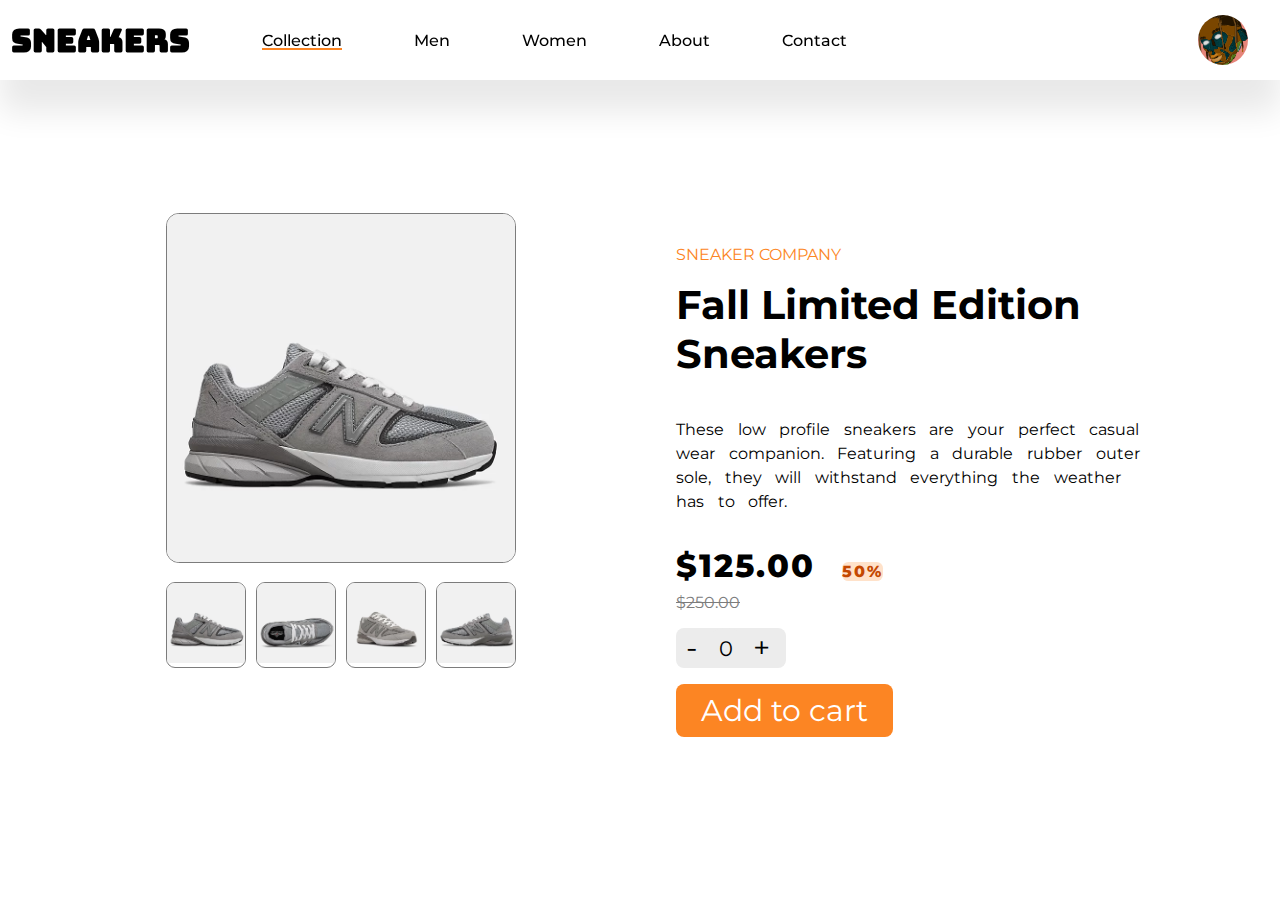
<file: index.html>
<!DOCTYPE html>
<html lang="en">
<head>
    <meta charset="UTF-8">
    <meta http-equiv="X-UA-Compatible" content="IE=edge">
    <meta name="viewport" content="width=device-width, initial-scale=1.0">

    <!-- FONT MONTSERRAT AND BUNGEE INLINE-->
    <link href="https://fonts.googleapis.com/css2?family=Montserrat:wght@300;400;500;600;700&display=swap" rel="stylesheet">

    <link href="https://fonts.googleapis.com/css2?family=Bungee+Inline&display=swap" rel="stylesheet">

    <!-- ICONSCOUT CDN -->
    <link rel="stylesheet" href="https://unicons.iconscout.com/release/v4.0.0/css/line.css">

    <!-- LINKING STYLE-->
    <link rel="stylesheet" href="style.css">

    <title>Welcome to MccGrey Kicks</title>
</head>
<body>
    <!-- NAVBAR -->
    <nav>
        <div class="nav__container">
            <a href="index.html" class="nav__logo"><h1>sneakers</h1></a>
            <ul class="nav__links">
             
             <li><a href="index.html" class="active">Collection</a></li>
             <li><a href="men.html">Men</a></li>
             <li><a href="women.html">Women</a></li>
             <li><a href="about.html">About</a></li>
             <li><a href="contact.html">Contact</a></li>
            </ul>

            <button class="shopping-cart"><i class="uil uil-shopping-cart"></i></button>

            <div class="user">
                <img src="./img/zx-flux.png">
            </div>

            <button class="nav__toggle-btn" id="nav__toggle-open"><i class="uil uil-bars"></i></button>
            <button class="nav__toggle-btn" id="nav__toggle-close"><i class="uil uil-times"></i></button>
        </div>
    </nav>

    <!-- END OF NAVBAR-->

    <!-- MAIN CONTENT SECTION-->
    <section>
    <div class="flex-box">
        <div class="left">
            <div class="big-img">
                <img src="./img/nb1.webp">
            </div>
            <div class="images">
                <div class="small-images">
                    <img src="./img/nb1.webp" onclick="showImg(this.src)">
                </div>
                <div class="small-images">
                    <img src="./img/nb2.webp" onclick="showImg(this.src)">
                </div>
                <div class="small-images">
                    <img src="./img/nb3.webp" onclick="showImg(this.src)">
                </div>
                <div class="small-images">
                    <img src="./img/nb4.webp" onclick="showImg(this.src)">
                </div>
            </div>
        </div>
        <div class="right">
            <div class="url">SNEAKER COMPANY</div>
            <div class="pname">Fall Limited Edition Sneakers</div>
            <p class="bio">These low profile sneakers are your perfect casual wear companion. Featuring a durable rubber outer sole, they will withstand everything the weather has to offer.</p>
            <div class="price">$125.00 <span class="discount">50%</span></div>
            <div class="old-price">$250.00</div>
            <div class="quantity">
                <div class="wrapper">
                    <div class="minus">-</div>
                    <div class="number">0</div>
                    <div class="plus">+</div>
                </div>
                <button class="add-cart"><i class="uil uil-shopping-cart"></i>Add to cart</button>
                
            </div>
        </div>
    </div>
</section>


<!-- LINKING JAVASCRIPT -->
<script src="main.js"></script>
</body>
</html>
</file>
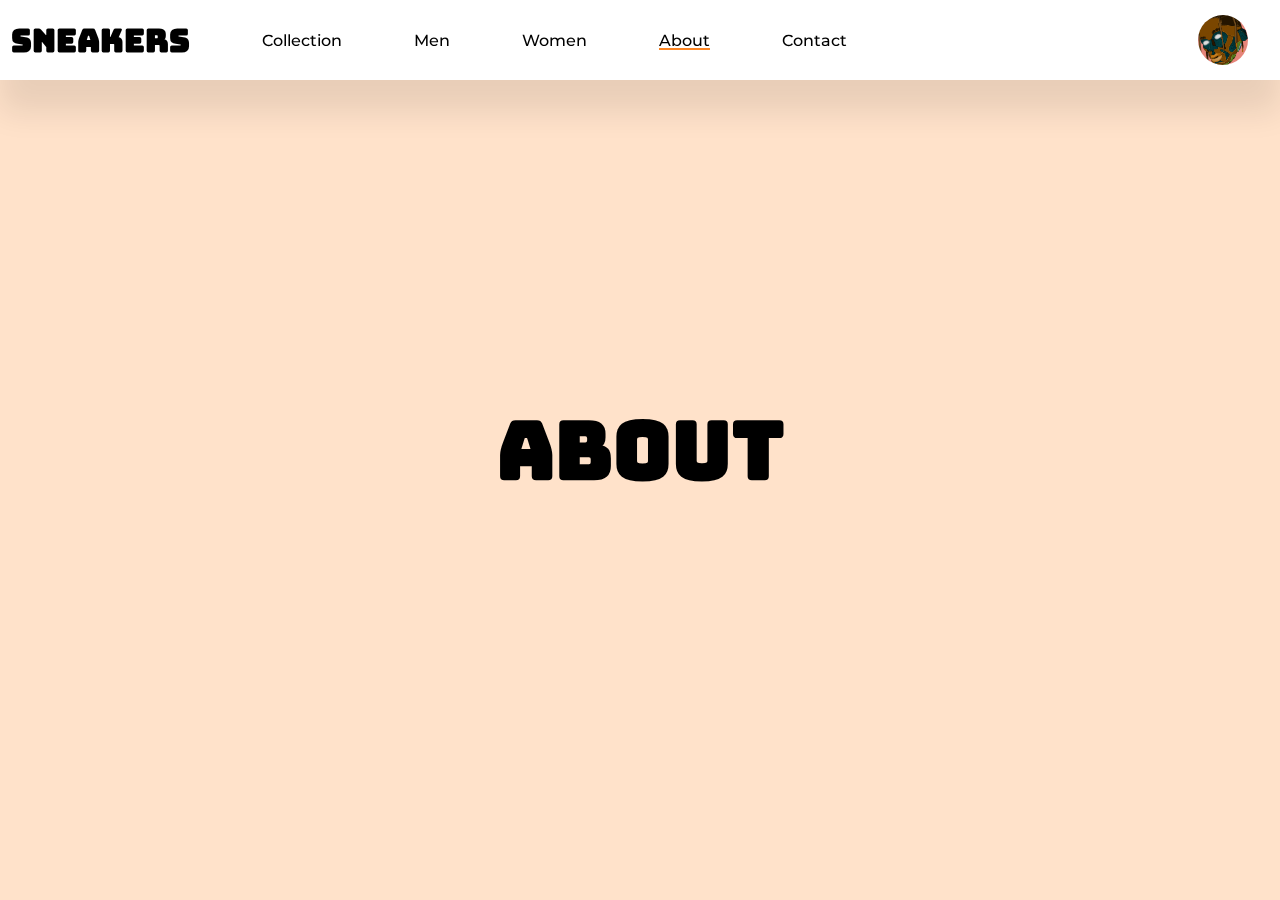
<file: about.html>
<!DOCTYPE html>
<html lang="en">
<head>
    <meta charset="UTF-8">
    <meta http-equiv="X-UA-Compatible" content="IE=edge">
    <meta name="viewport" content="width=device-width, initial-scale=1.0">

    <!-- FONT MONTSERRAT AND BUNGEE INLINE-->
    <link href="https://fonts.googleapis.com/css2?family=Montserrat:wght@300;400;500;600;700&display=swap" rel="stylesheet">

    <link href="https://fonts.googleapis.com/css2?family=Bungee+Inline&display=swap" rel="stylesheet">

    <!-- ICONSCOUT CDN -->
    <link rel="stylesheet" href="https://unicons.iconscout.com/release/v4.0.0/css/line.css">

    <!-- LINKING STYLE-->
    <link rel="stylesheet" href="style.css">

    <title>Welcome to MccGrey Kicks</title>
</head>
<body>
    <!-- NAVBAR -->
    <nav>
        <div class="nav__container">
            <a href="index.html" class="nav__logo"><h1>sneakers</h1></a>
            <ul class="nav__links">
             
             <li><a href="index.html">Collection</a></li>
             <li><a href="men.html">Men</a></li>
             <li><a href="women.html">Women</a></li>
             <li><a href="about.html" class="active">About</a></li>
             <li><a href="contact.html">Contact</a></li>
            </ul>

            <button class="shopping-cart"><i class="uil uil-shopping-cart"></i></button>

            <div class="user">
                <img src="./img/zx-flux.png">
            </div>

            <button class="nav__toggle-btn" id="nav__toggle-open"><i class="uil uil-bars"></i></button>
            <button class="nav__toggle-btn" id="nav__toggle-close"><i class="uil uil-times"></i></button>
        </div>
    </nav>

<!-- END OF NAVBAR -->

    <div class="blank-page">
        <h1 class="home">ABOUT</h1>
    </div> 

<!-- LINKING JAVASCRIPT -->
<script src="main.js"></script>
</body>
</html>
</file>
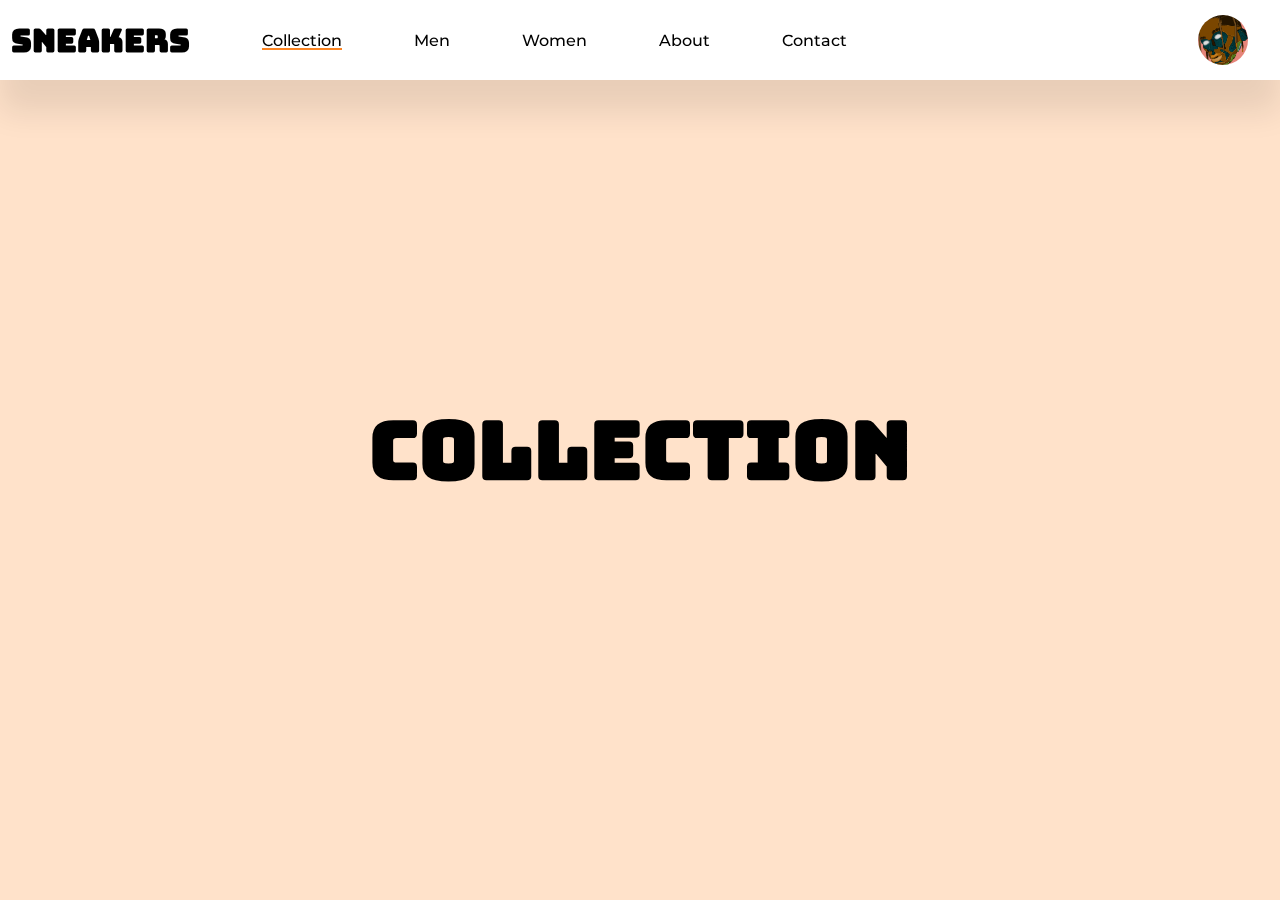
<file: collection.html>
<!DOCTYPE html>
<html lang="en">
<head>
    <meta charset="UTF-8">
    <meta http-equiv="X-UA-Compatible" content="IE=edge">
    <meta name="viewport" content="width=device-width, initial-scale=1.0">

    <!-- FONT MONTSERRAT AND BUNGEE INLINE-->
    <link href="https://fonts.googleapis.com/css2?family=Montserrat:wght@300;400;500;600;700&display=swap" rel="stylesheet">

    <link href="https://fonts.googleapis.com/css2?family=Bungee+Inline&display=swap" rel="stylesheet">

    <!-- ICONSCOUT CDN -->
    <link rel="stylesheet" href="https://unicons.iconscout.com/release/v4.0.0/css/line.css">

    <!-- LINKING STYLE-->
    <link rel="stylesheet" href="style.css">

    <title>Welcome to MccGrey Kicks</title>
</head>
<body>
    <!-- NAVBAR -->
    <nav>
        <div class="nav__container">
            <a href="index.html" class="nav__logo"><h1>sneakers</h1></a>
            <ul class="nav__links">
             
             <li><a href="index.html" class="active">Collection</a></li>
             <li><a href="men.html">Men</a></li>
             <li><a href="women.html">Women</a></li>
             <li><a href="about.html">About</a></li>
             <li><a href="contact.html">Contact</a></li>
            </ul>

            <button class="shopping-cart"><i class="uil uil-shopping-cart"></i></button>

            <div class="user">
                <img src="./img/zx-flux.png">
            </div>

            <button class="nav__toggle-btn" id="nav__toggle-open"><i class="uil uil-bars"></i></button>
            <button class="nav__toggle-btn" id="nav__toggle-close"><i class="uil uil-times"></i></button>
        </div>
    </nav>
<!-- END OF NAVBAR -->

    <div class="blank-page">
        <h1 class="home">COLLECTION</h1>
    </div>

    <!-- LINKING JAVASCRIPT -->
<script src="main.js"></script>
</body>
</html>
</file>
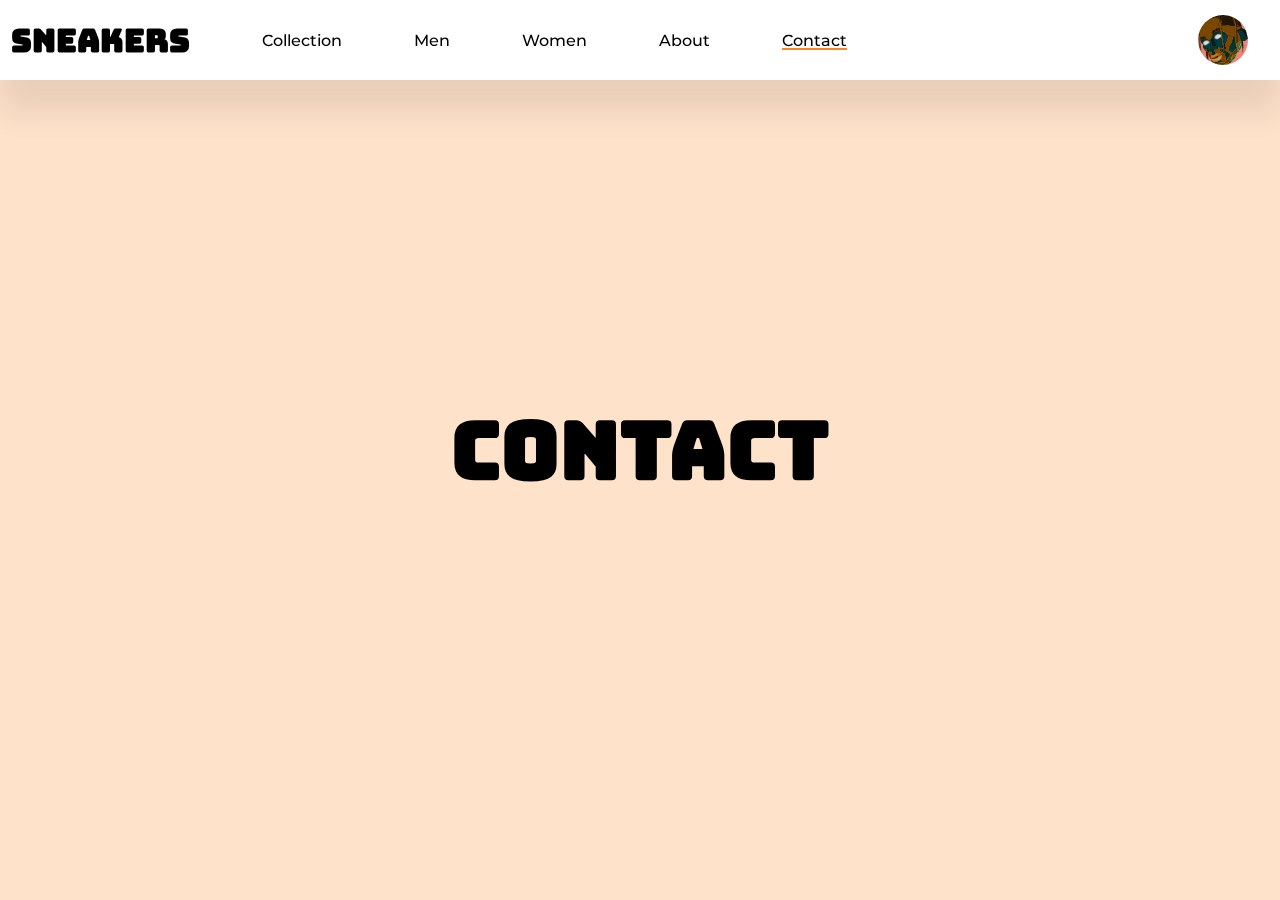
<file: contact.html>
<!DOCTYPE html>
<html lang="en">
<head>
    <meta charset="UTF-8">
    <meta http-equiv="X-UA-Compatible" content="IE=edge">
    <meta name="viewport" content="width=device-width, initial-scale=1.0">

    <!-- FONT MONTSERRAT AND BUNGEE INLINE-->
    <link href="https://fonts.googleapis.com/css2?family=Montserrat:wght@300;400;500;600;700&display=swap" rel="stylesheet">

    <link href="https://fonts.googleapis.com/css2?family=Bungee+Inline&display=swap" rel="stylesheet">

    <!-- ICONSCOUT CDN -->
    <link rel="stylesheet" href="https://unicons.iconscout.com/release/v4.0.0/css/line.css">

    <!-- LINKING STYLE-->
    <link rel="stylesheet" href="style.css">

    <title>Welcome to MccGrey Kicks</title>
</head>
<body>
    <!-- NAVBAR -->
    <nav>
        <div class="nav__container">
            <a href="index.html" class="nav__logo"><h1>sneakers</h1></a>
            <ul class="nav__links">
             
             <li><a href="index.html">Collection</a></li>
             <li><a href="men.html">Men</a></li>
             <li><a href="women.html">Women</a></li>
             <li><a href="about.html">About</a></li>
             <li><a href="contact.html"  class="active">Contact</a></li>
            </ul>

            <button class="shopping-cart"><i class="uil uil-shopping-cart"></i></button>

            <div class="user">
                <img src="./img/zx-flux.png">
            </div>

            <button class="nav__toggle-btn" id="nav__toggle-open"><i class="uil uil-bars"></i></button>
            <button class="nav__toggle-btn" id="nav__toggle-close"><i class="uil uil-times"></i></button>
        </div>
    </nav>
<!-- END OF NAVBAR -->

    <div class="blank-page">
        <h1 class="home">CONTACT</h1>
    </div>

    <!-- LINKING JAVASCRIPT -->
<script src="main.js"></script>
</body>
</html>
</file>
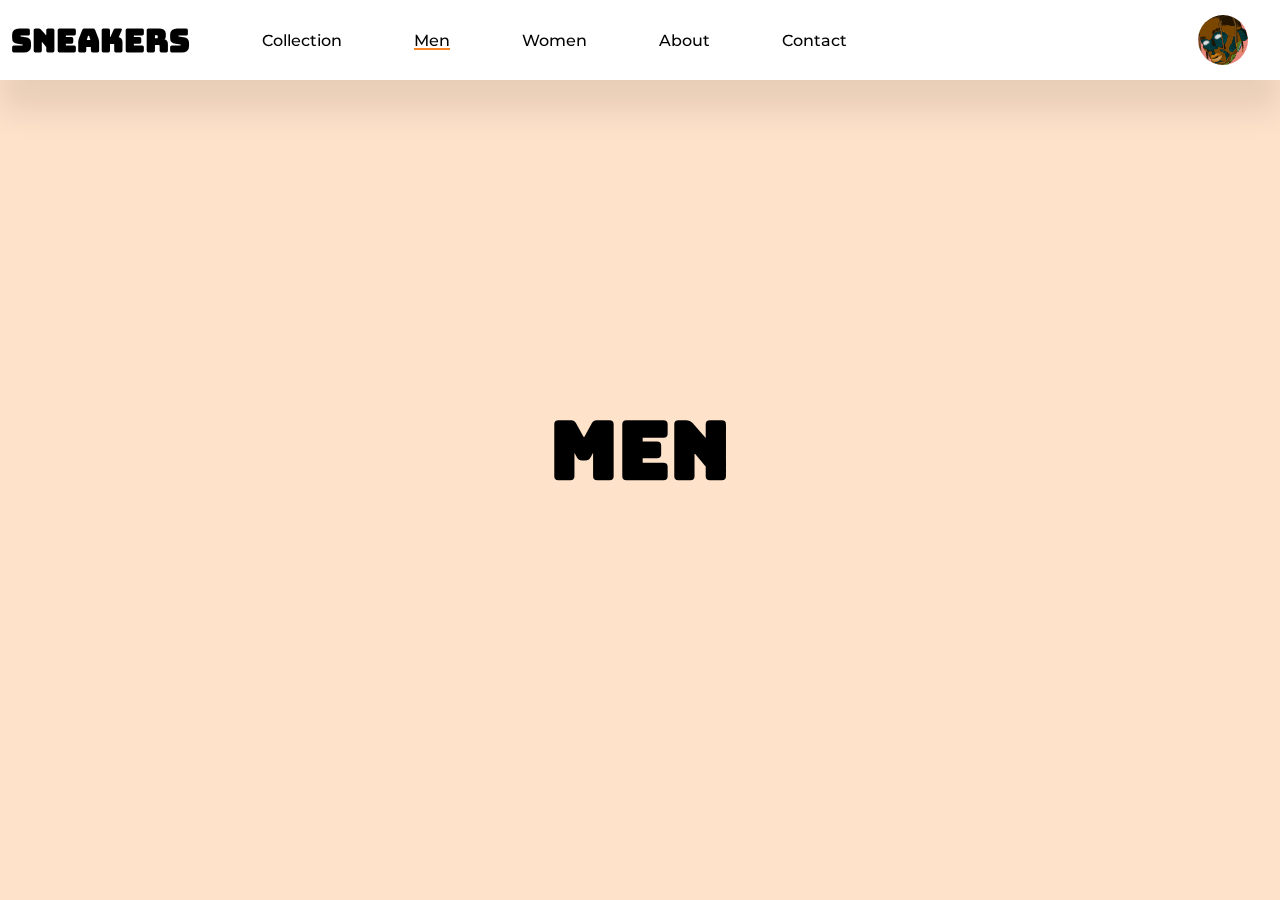
<file: men.html>
<!DOCTYPE html>
<html lang="en">
<head>
    <meta charset="UTF-8">
    <meta http-equiv="X-UA-Compatible" content="IE=edge">
    <meta name="viewport" content="width=device-width, initial-scale=1.0">

    <!-- FONT MONTSERRAT AND BUNGEE INLINE-->
    <link href="https://fonts.googleapis.com/css2?family=Montserrat:wght@300;400;500;600;700&display=swap" rel="stylesheet">

    <link href="https://fonts.googleapis.com/css2?family=Bungee+Inline&display=swap" rel="stylesheet">

    <!-- ICONSCOUT CDN -->
    <link rel="stylesheet" href="https://unicons.iconscout.com/release/v4.0.0/css/line.css">

    <!-- LINKING STYLE-->
    <link rel="stylesheet" href="style.css">

    <title>Welcome to MccGrey Kicks</title>
</head>
<body>
    <!-- NAVBAR -->
    <nav>
        <div class="nav__container">
            <a href="index.html" class="nav__logo"><h1>sneakers</h1></a>
            <ul class="nav__links">
             
             <li><a href="index.html">Collection</a></li>
             <li><a href="men.html" class="active">Men</a></li>
             <li><a href="women.html">Women</a></li>
             <li><a href="about.html">About</a></li>
             <li><a href="contact.html">Contact</a></li>
            </ul>

            <button class="shopping-cart"><i class="uil uil-shopping-cart"></i></button>

            <div class="user">
                <img src="./img/zx-flux.png">
            </div>

            <button class="nav__toggle-btn" id="nav__toggle-open"><i class="uil uil-bars"></i></button>
            <button class="nav__toggle-btn" id="nav__toggle-close"><i class="uil uil-times"></i></button>
        </div>
    </nav>
<!-- END OF NAVBAR -->

    <div class="blank-page">
        <h1 class="home">MEN</h1>
    </div>

    <!-- LINKING JAVASCRIPT -->
<script src="main.js"></script>
</body>
</html>
</file>
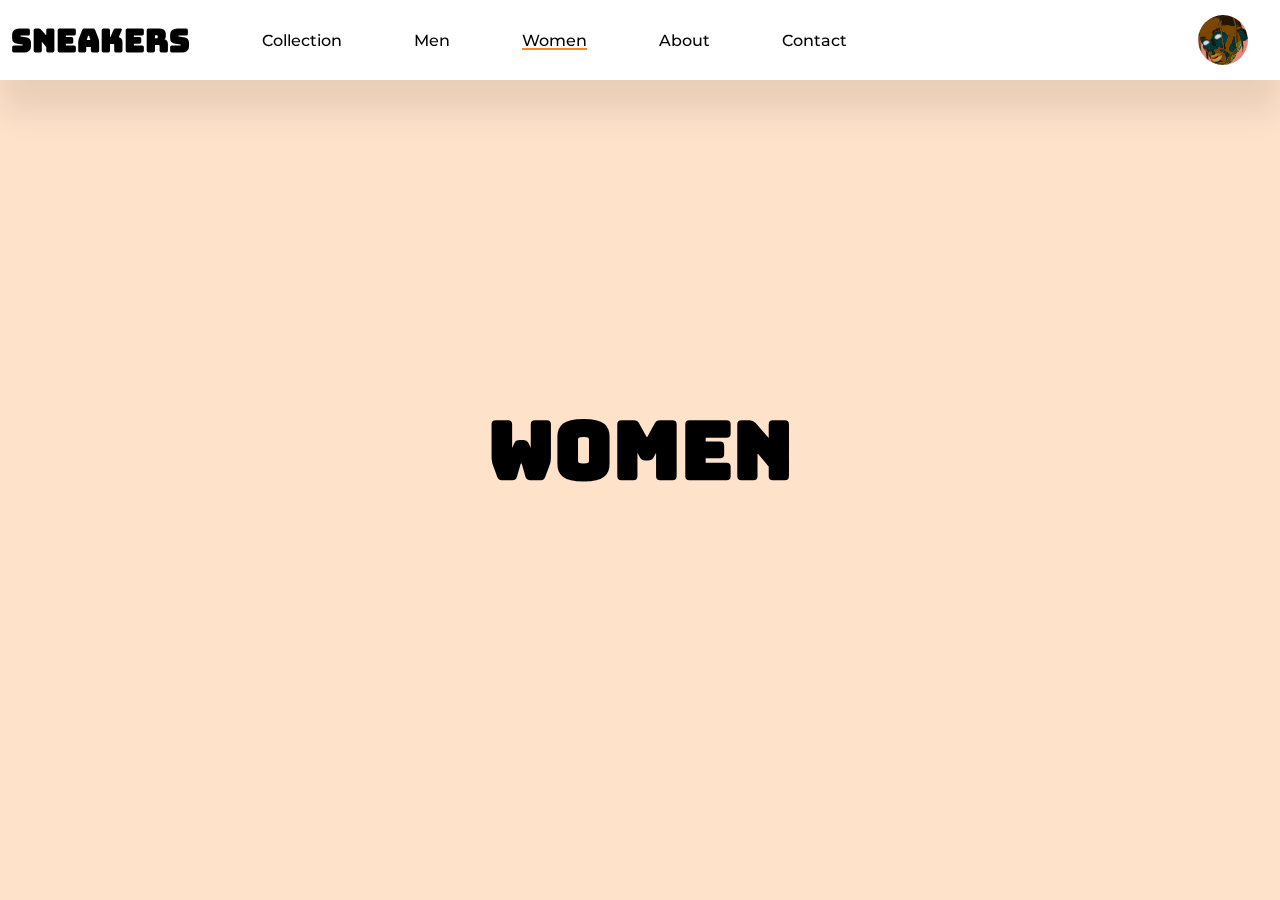
<file: women.html>
<!DOCTYPE html>
<html lang="en">
<head>
    <meta charset="UTF-8">
    <meta http-equiv="X-UA-Compatible" content="IE=edge">
    <meta name="viewport" content="width=device-width, initial-scale=1.0">

    <!-- FONT MONTSERRAT AND BUNGEE INLINE-->
    <link href="https://fonts.googleapis.com/css2?family=Montserrat:wght@300;400;500;600;700&display=swap" rel="stylesheet">

    <link href="https://fonts.googleapis.com/css2?family=Bungee+Inline&display=swap" rel="stylesheet">

    <!-- ICONSCOUT CDN -->
    <link rel="stylesheet" href="https://unicons.iconscout.com/release/v4.0.0/css/line.css">

    <!-- LINKING STYLE-->
    <link rel="stylesheet" href="style.css">

    <title>Welcome to MccGrey Kicks</title>
</head>
<body>
    <!-- NAVBAR -->
    <nav>
        <div class="nav__container">
            <a href="index.html" class="nav__logo"><h1>sneakers</h1></a>
            <ul class="nav__links">
             
             <li><a href="index.html">Collection</a></li>
             <li><a href="men.html">Men</a></li>
             <li><a href="women.html" class="active">Women</a></li>
             <li><a href="about.html">About</a></li>
             <li><a href="contact.html">Contact</a></li>
            </ul>

            <button class="shopping-cart"><i class="uil uil-shopping-cart"></i></button>

            <div class="user">
                <img src="./img/zx-flux.png">
            </div>

            <button class="nav__toggle-btn" id="nav__toggle-open"><i class="uil uil-bars"></i></button>
            <button class="nav__toggle-btn" id="nav__toggle-close"><i class="uil uil-times"></i></button>
        </div>
    </nav>
<!-- END OF NAVBAR -->

    <div class="blank-page">
        <h1 class="home">WOMEN</h1>
    </div>

    <!-- LINKING JAVASCRIPT -->
<script src="main.js"></script>
</body>
</html>
</file>
<file: style.css>
:root {
    --color-primary: rgb(252, 133, 35);
    --color-primary-variant: rgb(196, 72, 1);
    --color-gradient: linear-gradient(var(--color-primary), var(--color-primary-variant));
    --color-white: white;
    --color-black: rgb(0, 0, 0);
    --color-grey: rgb(236, 236, 236);
    --color-grey-dark: rgb(124, 124, 124);
    --color-primary-light: rgb(255, 226, 202);

    --container-width-lg: 90%;
    --container-width-md: 92%;
}

*, ::before, *::after {
    margin: 0;
    padding: 0;
    list-style: none;
    text-decoration: none;
    box-sizing: border-box;
    font-family: 'Montserrat', sans-serif;
}

body {
    background: var(--color-white);
}

/*===== NAVBAR =====*/
nav {
    background: var(--color-white);
    width: 100%;
    height: 5rem;
    display: grid;
    place-items: center;
    position: fixed;
    top: 0;
    left: 0;
    z-index: 2;
    box-shadow: 0 2rem 2rem rgba(0, 0, 0, 0.09);
    
}

.nav__container {
    width: var(--container-width-lg);
    height: 100%;
    width: inherit;
    display: flex;
    justify-content: space-between;
    align-items: center;
    position: fixed;
}

.nav__toggle-btn {
    display: none;
}

.shopping-cart {
    display: inline-block;
    font-size: 2.5rem;
    color: var(--color-primary-variant);
    border: none;
    background-color: transparent;
    cursor: pointer;
}

.nav__logo {
    width: 5.4rem;
    display: grid;
    place-items: center;
    padding-left: 0.7rem;

}

.nav__logo h1 {
    font-size: 2rem;
    width:100%;
    font-family: 'Bungee Inline', cursive; 
    color: var(--color-black);
}

.nav__links {
    display: flex;
    align-items: center;
    gap: 4.5rem;
    height: 100%;
}


.nav___links li {
    height: 100%;
}

.nav__links li a {
    color: var(--color-black);
    font-weight: 500;
    height: 100%;
    display: flex;
    align-items: center;
    transition: color 400ms ease;
    position: relative;
}

.nav__links li a:hover{
    color: var(--color-primary);
}

.nav__links li a.active::after {
    content: '';
    display: block;
    background: var(--color-primary);
    height: 2px;
    width: 100%;
    position: absolute;
    bottom: 0;
}

.user {
    position: relative;
    width: 50px;
    height: 50px;
    border-radius: 50px;
    overflow: hidden;
    cursor: pointer;
    margin-right: 2rem;
}

.user img {
    position: absolute;
    top: 0;
    left: 0;
    width: 100%;
    height: 100%;
    object-fit: cover;
}



/*==== MAIN CONTENT =====*/
section {
    margin-top: 10rem;
    margin-left: 5rem;
    display: flex ;
    width: 90vw;
    height: 70vh;
    justify-content: center;
    align-items: center;
}


.flex-box {
    display: flex;
    width: 1000px;
    margin: 20px auto;
}

/* ===== IMAGES ======*/
.left {
    width: 50%;  
    margin-left: 10px;  
}

.big-img {
    width: 350px;

}

.big-img img {
    width: inherit;
    border: 1.5px solid var(--color-grey-dark);
    border-radius: 0.8rem;
}

.images {
    display: flex;
    justify-content: space-between;
    width: 350px;
    margin-top: 15px;
}

.small-images {
    width: 80px;
    overflow: hidden;
    border: 1.5px solid var(--color-grey-dark);
    border-radius: 9px;

}

.small-images img {
    width: inherit;
    cursor: pointer;
    transition: all 0.3s ease;
}

.small-images:hover img {
    transform: scale(1.2);
    opacity: 0.7;
    
}

/* ===== TEXT =====*/
.right {
   
    margin-left: 10rem;
    margin-top: 2rem;
}

.url {
    font-size: 1rem;
    padding-bottom: 1rem;
    color: var(--color-primary);
    font-family: 'Montserrat', sans-serif;
}

.pname {
    font-size: 2.5rem;
    font-weight: 700;
    font-family: "montserrat", sans-serif;
    padding-bottom: 2.5rem;
}


.bio {
    font-size: 1rem;
    font-family: "montserrat", sans-serif;
    padding-bottom: 2rem;
    word-spacing: 0.6rem;
    line-height: 1.5rem;
}

.price {
    font-size: 2rem;
    font-weight: 800;
    letter-spacing: 2px;
    padding-bottom: 0.5rem;
}

.price .discount {
    font-size: 1rem;
    background: var(--color-primary-light);
    color: var(--color-primary-variant);
    border-radius: 0.4rem;
    margin-left: 1rem;
}

.old-price {
    color: var(--color-grey-dark);
    text-decoration: line-through;
    padding-bottom: 1rem;
}

.wrapper {
    display: flex;
    background-color:var(--color-grey);
    font-size: 30px;
    border-radius: 8px;
    width: 110px;
}

.add-cart {
    font-size: 30px;
    padding: 8px 25px;
    margin-top: 1rem;
    border: none;
    outline: none;
    border-radius: 8px;
    cursor: pointer;
    color: var(--color-white);
    background-color: var(--color-primary);
}

.add-cart:hover {
    background-color: var(--color-primary-variant);
    transition: all 400ms ease;
    scale: 1.1;
}

.wrapper div {
    padding: 10px;
}

.number {
    background-color: var(--color-grey);
    color: var(--color-black);
    height: 40px;
    width: 40px;
    border-radius: 2rem;
    display: flex;
    align-items: center;
    justify-content: center;
    font-size: 1.3rem;
    
}

.minus, .plus {
    width: 30px;
    height: 30px;
    display: grid;
    place-items: center;
    cursor: pointer;
    display: flex;
    align-items: center;
    justify-content: center;
    margin-top: 4px;
}

.minus:hover, .plus:hover {
    color: var(--color-primary);
    transition: all 400ms ease;
}

.blank-page {
    display: grid;
    place-items:center;
    height: 100vh;
    background: var(--color-primary-light);
}


.blank-page .home{
    text-transform: uppercase;
    color: var(--color-black);
    font-size: 5rem;
    font-family: 'Bungee Inline', cursive;
}


/*RESPONSIVE DESIGN*/

@media screen and (max-width: 1024px) {
    .nav__container {
        width: var(--container-width-md);
        position: relative;
    }


.nav__links {
    position: absolute;
    top: 100%;
    right: 0;
    flex-direction: column;
    gap: 0;
    align-items: flex-start;
    display: none;
}

.nav__links li {
    width: 100%;
    box-shadow: -2rem 4rem 4rem rgba(0, 0, 0, 0.2);
}

.nav__links li a {
    background: var(--color-white);
    height: 4rem;
    width: 100%;
    display: flex;
    align-items: center;
    padding: 0 5rem 0 2.5rem;
    border-top: 1px solid var(--color-grey-dark);
}   

.nav__links li a.active::after {
    display: none;
}


.nav__toggle-btn {
    display: inline-block;
    font-size: 2rem;
    color: var(--color-black);
    border: none;
    background-color: transparent;
    cursor: pointer;
}
#nav__toggle-close {
    display: none;
}



section .flex-box {
    flex-wrap: wrap;
}

.flex-box .left {
    width: 100%;
    margin-top: 20rem;
    margin-left: 15rem;
}

.flex-box .right {
    text-align: center;
    margin-right: 15rem;
}

.wrapper {
    margin-left: 12rem;
}
}


@media screen and (max-width: 675px) {

    .flex-box .left {
        width: 100%;
        margin-top: 20rem;
        margin-left: 14rem;
    }
    
    .flex-box .right {
        text-align: center;
        margin-right: 18rem;
    }
    
    .wrapper {
        margin-right: 12rem;
    }

    .blank-page .home {
        font-size: 2.2rem;
        font-family: 'Bungee Inline', cursive;
    }

    .shopping-cart {
        margin-left: 7rem;
    }
}
</file>
